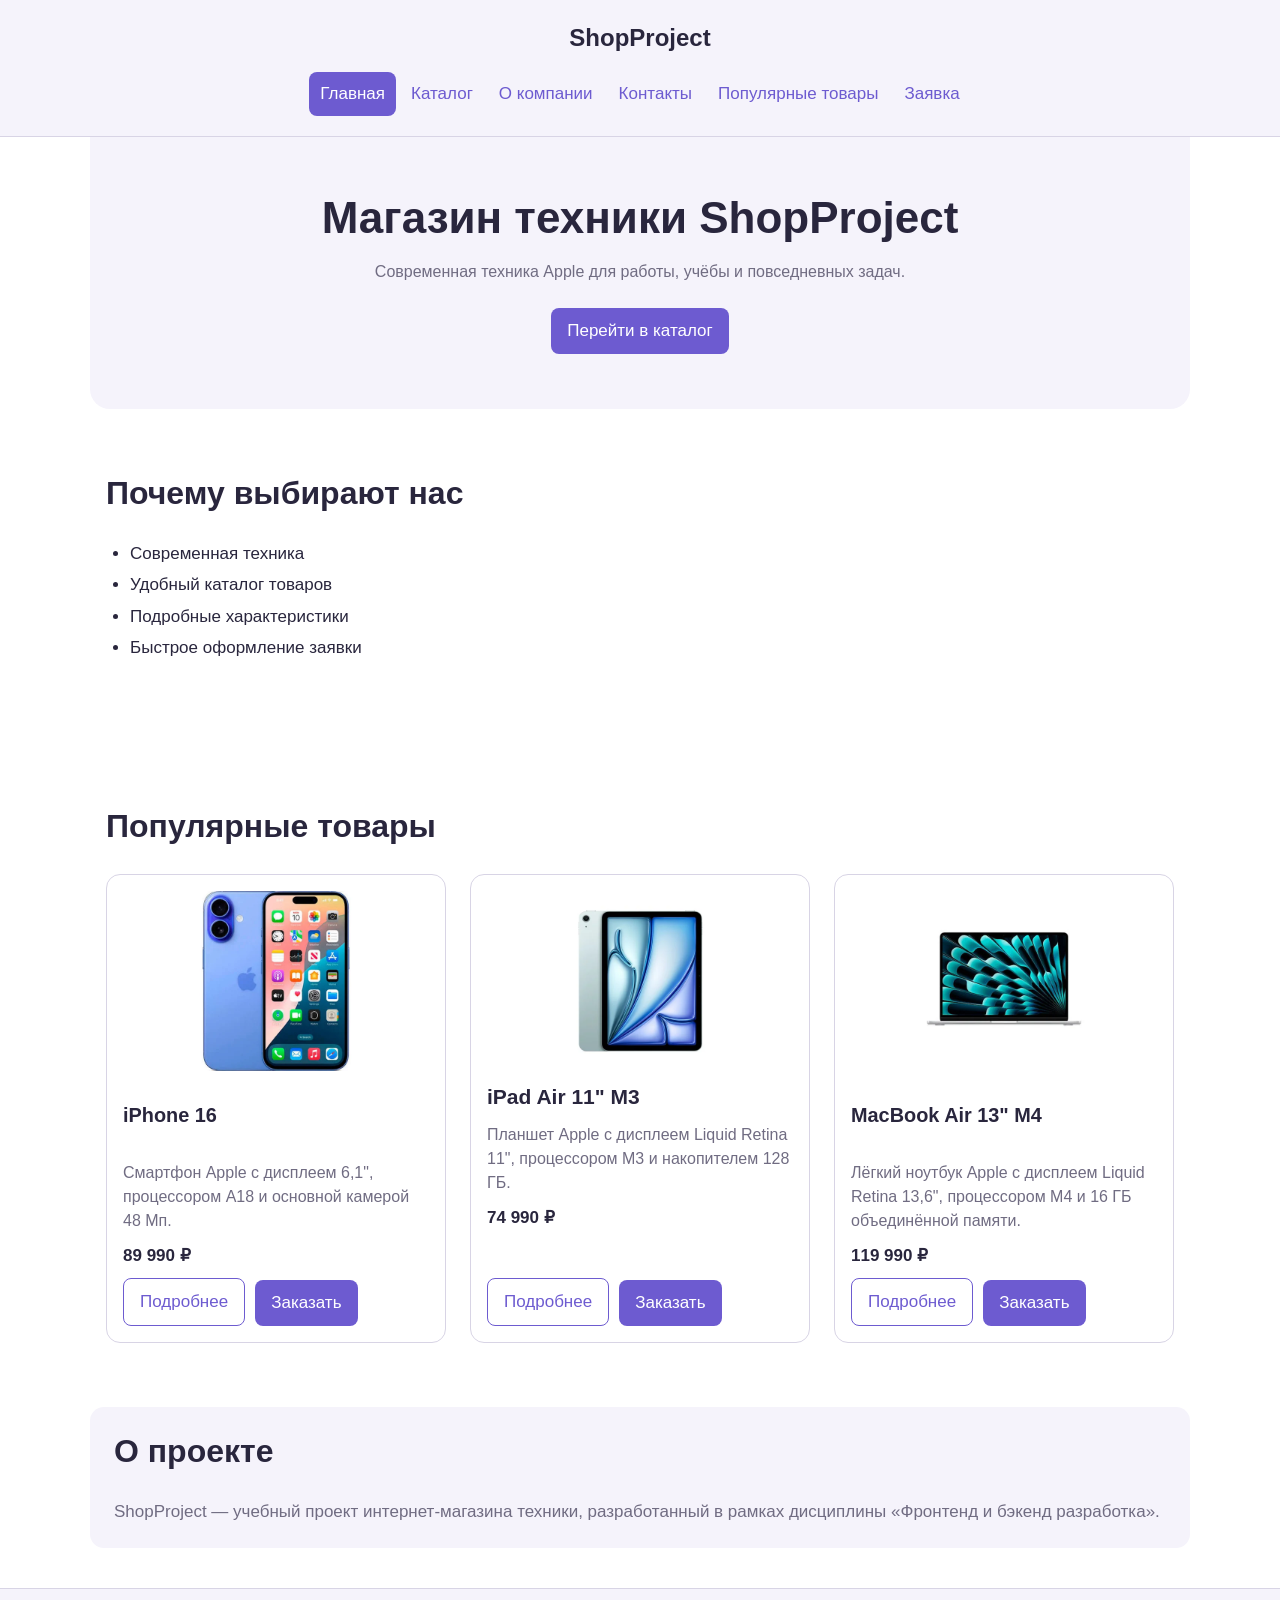
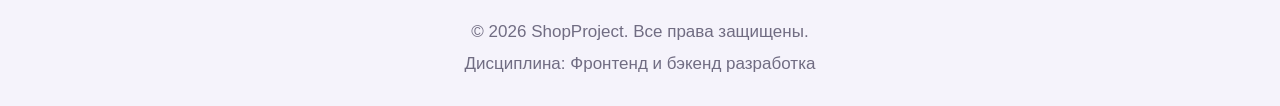
<file: index.html>
<!doctype html>

<html lang="ru">
  <head>
    <meta charset="utf-8" />
    <meta content="width=device-width, initial-scale=1.0" name="viewport" />
    <meta content="Интернет-магазин техники ShopProject." name="description" />
    <script src="js/menu.js" defer></script>
    <title>ShopProject — магазин техники</title>
    <link href="css/style.css" rel="stylesheet" />
    <script defer="" src="js/main.js"></script>
    <link href="css/responsive.css" rel="stylesheet" />
  </head>
  <body>
    <a class="skip-link" href="#main">Перейти к основному содержимому</a>
    <header class="site-header">
      <div class="site-header__inner">
        <a class="site-header__logo" href="index.html"> ShopProject </a>
        <button
          class="menu-toggle"
          type="button"
          aria-label="Открыть меню"
          aria-expanded="false"
          aria-controls="main-navigation"
        >
          <span class="menu-toggle__icon" aria-hidden="true">☰</span>
        </button>
        <nav
          aria-label="Основная навигация"
          class="site-nav"
          id="main-navigation"
          aria-label="Основная навигация"
        >
          <ul class="site-nav__list">
            <li class="site-nav__item">
              <a
                aria-current="page"
                class="site-nav__link site-nav__link--active"
                href="index.html"
              >
                Главная
              </a>
            </li>
            <li class="site-nav__item">
              <a class="site-nav__link" href="catalog.html"> Каталог </a>
            </li>
            <li class="site-nav__item">
              <a class="site-nav__link" href="about.html"> О компании </a>
            </li>
            <li class="site-nav__item">
              <a class="site-nav__link" href="contacts.html"> Контакты </a>
            </li>
            <li class="site-nav__item">
              <a class="site-nav__link" href="#popular"> Популярные товары </a>
            </li>
            <li class="site-nav__item">
              <a class="site-nav__link" href="order.html">Заявка</a>
            </li>
          </ul>
        </nav>
      </div>
    </header>
    <main id="main" tabindex="-1">
      <section class="hero">
        <h1 class="hero__title">Магазин техники ShopProject</h1>
        <p class="hero__text">
          Современная техника Apple для работы, учёбы и повседневных задач.
        </p>
        <a class="button button--primary" href="catalog.html">
          Перейти в каталог
        </a>
      </section>
      <section class="section">
        <h2 class="section__title">Почему выбирают нас</h2>
        <ul class="advantages-list">
          <li class="advantages-list__item">Современная техника</li>
          <li class="advantages-list__item">Удобный каталог товаров</li>
          <li class="advantages-list__item">Подробные характеристики</li>
          <li class="advantages-list__item">Быстрое оформление заявки</li>
        </ul>
      </section>
      <section class="section" id="popular">
        <h2 class="section__title">Популярные товары</h2>
        <div class="products-grid">
          <article class="product-card">
            <img
              class="product-card__image"
              src="images/iphone-480.webp"
              srcset="
                images/iphone-320.webp 320w,
                images/iphone-480.webp 480w,
                images/iphone-640.webp 640w
              "
              sizes="
    (max-width: 639px) 90vw,
    (max-width: 1023px) 45vw,
    30vw
  "
              alt="iPhone 16"
              loading="lazy"
            />
            <h3>iPhone 16</h3>
            <p class="product-card__description">
              Смартфон Apple с дисплеем 6,1", процессором A18 и основной камерой
              48 Мп.
            </p>
            <p class="product-card__price">89 990 ₽</p>
            <div class="product-card__actions">
              <a
                class="button button--secondary"
                href="product.html?id=iphone16"
              >
                Подробнее
              </a>
              <button
                class="button button--primary product-card__button"
                data-product="iPhone 16"
                type="button"
              >
                Заказать
              </button>
            </div>
          </article>
          <article class="product-card">
            <img
              class="product-card__image"
              src="images/ipad-480.webp"
              srcset="
                images/ipad-320.webp 320w,
                images/ipad-480.webp 480w,
                images/ipad-640.webp 640w
              "
              sizes="
    (max-width: 639px) 90vw,
    (max-width: 1023px) 45vw,
    30vw
  "
              alt="iPad Air 11 M3"
              loading="lazy"
            />
            <h3 class="product-card__title">iPad Air 11" M3</h3>
            <p class="product-card__description">
              Планшет Apple с дисплеем Liquid Retina 11", процессором M3 и
              накопителем 128 ГБ.
            </p>
            <p class="product-card__price">74 990 ₽</p>
            <div class="product-card__actions">
              <a
                class="button button--secondary"
                href="product.html?id=ipad-air-m3"
              >
                Подробнее
              </a>
              <button
                class="button button--primary product-card__button"
                data-product="iPad Air 11 M3"
                type="button"
              >
                Заказать
              </button>
            </div>
          </article>
          <article class="product-card">
            <img
              class="product-card__image"
              src="images/macbook-480.webp"
              srcset="
                images/macbook-320.webp 320w,
                images/macbook-480.webp 480w,
                images/macbook-640.webp 640w
              "
              sizes="
    (max-width: 639px) 90vw,
    (max-width: 1023px) 45vw,
    30vw
  "
              alt="MacBook Air 13 M4"
              loading="lazy"
            />
            <h3>MacBook Air 13" M4</h3>
            <p class="product-card__description">
              Лёгкий ноутбук Apple с дисплеем Liquid Retina 13,6", процессором
              M4 и 16 ГБ объединённой памяти.
            </p>
            <p class="product-card__price">119 990 ₽</p>
            <div class="product-card__actions">
              <a
                class="button button--secondary"
                href="product.html?id=macbook-air-m4"
              >
                Подробнее
              </a>
              <button
                class="button button--primary product-card__button"
                data-product="MacBook Air 13 M4"
                type="button"
              >
                Заказать
              </button>
            </div>
          </article>
        </div>
      </section>
      <aside class="student-info">
        <h2 class="student-info__title">О проекте</h2>
        <p class="student-info__text">
          ShopProject — учебный проект интернет-магазина техники, разработанный
          в рамках дисциплины «Фронтенд и бэкенд разработка».
        </p>
      </aside>
    </main>
    <footer class="site-footer">
      <div class="site-footer__inner">
        <p class="site-footer__text">© 2026 ShopProject. Все права защищены.</p>
        <p class="site-footer__text">
          Дисциплина: Фронтенд и бэкенд разработка
        </p>
      </div>
    </footer>
    <dialog
      aria-labelledby="order-dialog-title"
      class="order-dialog"
      id="order-dialog"
    >
      <h2 class="order-dialog__title" id="order-dialog-title">
        Оформление заявки
      </h2>
      <form
        action="#"
        class="order-form"
        id="order-form"
        method="post"
        novalidate=""
      >
        <input id="selected-product" name="selected-product" type="hidden" />
        <div class="order-form__field">
          <label class="order-form__label" for="order-name"> Имя </label>
          <input
            autocomplete="given-name"
            class="order-form__input"
            id="order-name"
            minlength="2"
            name="name"
            placeholder="Введите ваше имя"
            required=""
            type="text"
          />
        </div>
        <div class="order-form__field">
          <label class="order-form__label" for="order-email"> E-mail </label>
          <input
            autocomplete="email"
            class="order-form__input"
            id="order-email"
            name="email"
            placeholder="example@mail.ru"
            required=""
            type="email"
          />
        </div>
        <div class="order-form__field">
          <label class="order-form__label" for="order-phone"> </label>
        </div>
      </form>
    </dialog>
  </body>
</html>
</file>
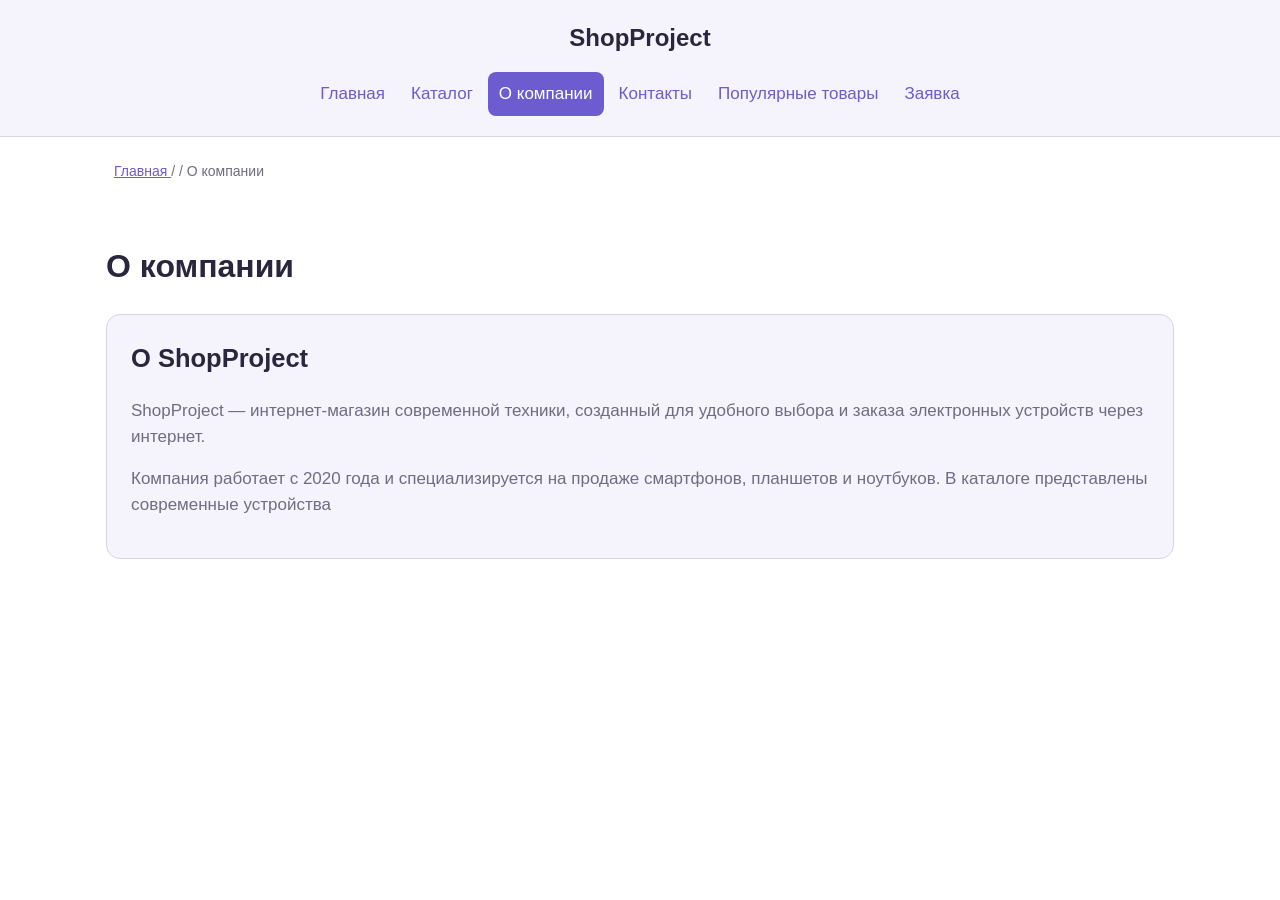
<file: about.html>
<!doctype html>

<html lang="ru">
  <head>
    <meta charset="utf-8" />
    <meta content="width=device-width, initial-scale=1.0" name="viewport" />
    <meta content="Информация о компании ShopProject." name="description" />
    <script src="js/menu.js" defer></script>
    <title>О компании — ShopProject</title>
    <link href="css/style.css" rel="stylesheet" />
    <link href="css/responsive.css" rel="stylesheet" />
  </head>
  <body>
    <a class="skip-link" href="#main">Перейти к основному содержимому</a>
    <header class="site-header">
      <div class="site-header__inner">
        <a class="site-header__logo" href="index.html"> ShopProject </a>
        <button
          class="menu-toggle"
          type="button"
          aria-label="Открыть меню"
          aria-expanded="false"
          aria-controls="main-navigation"
        >
          <span class="menu-toggle__icon" aria-hidden="true">☰</span>
        </button>
        <nav
          aria-label="Основная навигация"
          class="site-nav"
          id="main-navigation"
          aria-label="Основная навигация"
        >
          <ul class="site-nav__list">
            <li class="site-nav__item">
              <a class="site-nav__link" href="index.html"> Главная </a>
            </li>
            <li class="site-nav__item">
              <a class="site-nav__link" href="catalog.html"> Каталог </a>
            </li>
            <li class="site-nav__item">
              <a
                aria-current="page"
                class="site-nav__link site-nav__link--active"
                href="about.html"
              >
                О компании
              </a>
            </li>
            <li class="site-nav__item">
              <a class="site-nav__link" href="contacts.html"> Контакты </a>
            </li>
            <li class="site-nav__item">
              <a class="site-nav__link" href="index.html#popular">
                Популярные товары
              </a>
            </li>
            <li class="site-nav__item">
              <a class="site-nav__link" href="order.html">Заявка</a>
            </li>
          </ul>
        </nav>
      </div>
    </header>
    <main id="main" tabindex="-1">
      <nav aria-label="Хлебные крошки" class="breadcrumbs">
        <a class="breadcrumbs__link" href="index.html"> Главная </a>
        <span class="breadcrumbs__separator"> / </span>
        <span class="breadcrumbs__current"> О компании </span>
      </nav>
      <section class="section about">
        <h1 class="about__title">О компании</h1>
        <div class="about__grid">
          <article class="about-card">
            <h2 class="about-card__title">О ShopProject</h2>
            <p class="about-card__text">
              ShopProject — интернет-магазин современной техники, созданный для
              удобного выбора и заказа электронных устройств через интернет.
            </p>
            <p class="about-card__text">
              Компания работает с 2020 года и специализируется на продаже
              смартфонов, планшетов и ноутбуков. В каталоге представлены
              современные устройства
            </p>
          </article>
        </div>
      </section>
    </main>
  </body>
</html>
</file>
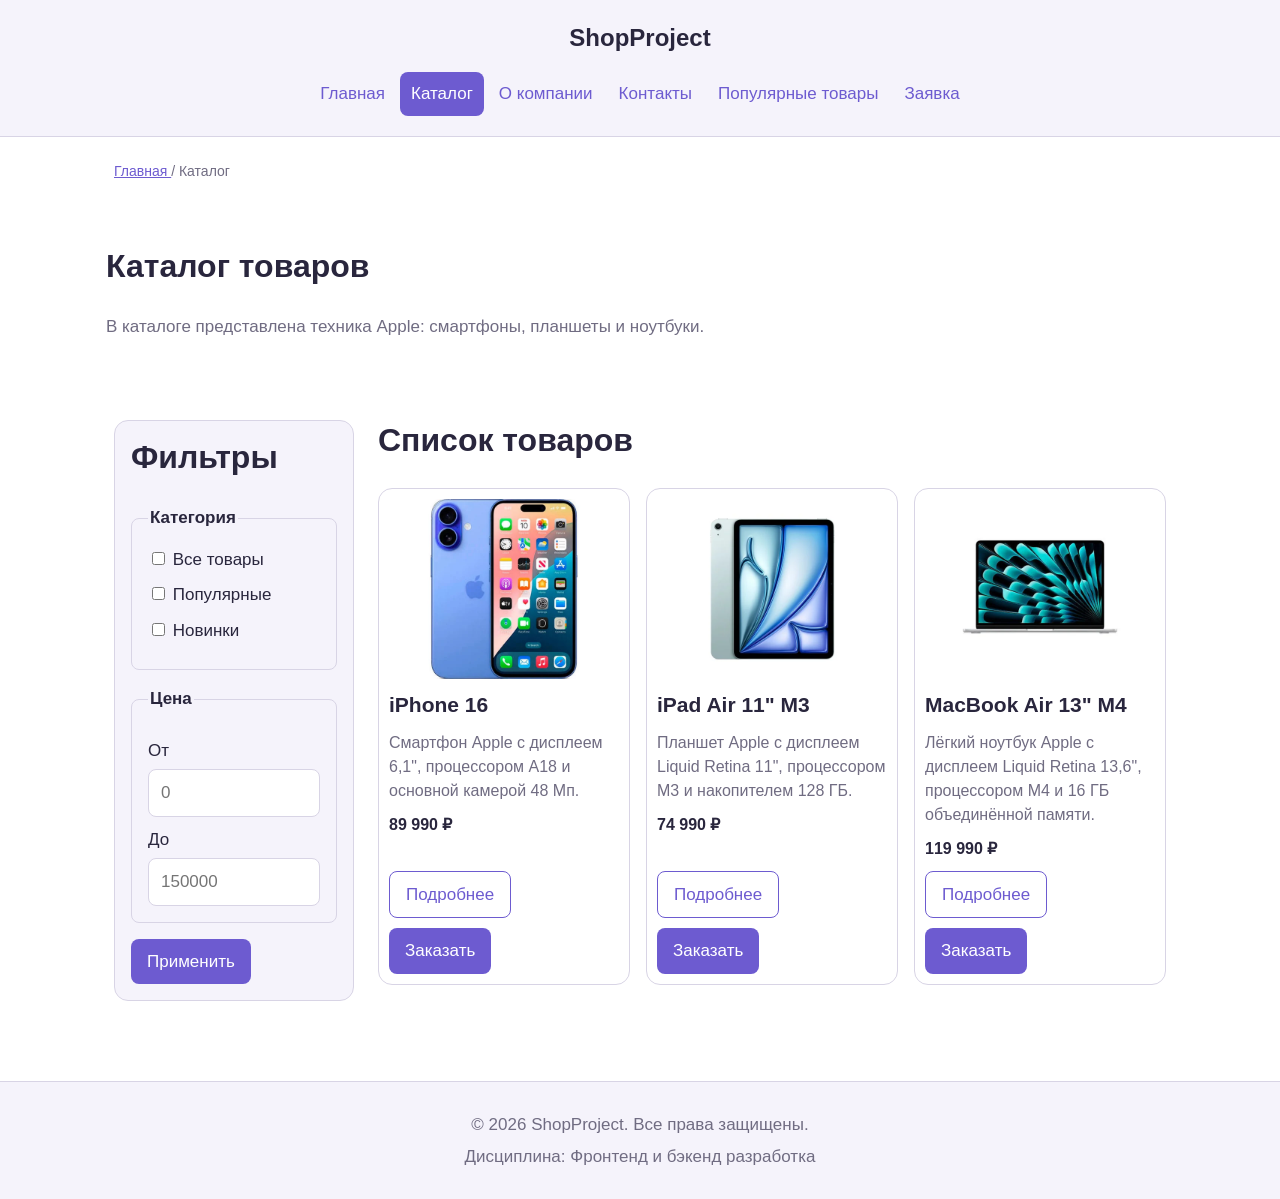
<file: catalog.html>
<!doctype html>

<html lang="ru">
  <head>
    <meta charset="utf-8" />
    <meta content="width=device-width, initial-scale=1.0" name="viewport" />
    <meta
      content="Каталог техники интернет-магазина ShopProject."
      name="description"
    />
    <script src="js/menu.js" defer></script>
    <title>Каталог — ShopProject</title>
    <link href="css/style.css" rel="stylesheet" />
    <script defer="" src="js/main.js"></script>
    <link href="css/responsive.css" rel="stylesheet" />
  </head>
  <body>
    <a class="skip-link" href="#main">Перейти к основному содержимому</a>
    <header class="site-header">
      <div class="site-header__inner">
        <a class="site-header__logo" href="index.html"> ShopProject </a>
        <button
          class="menu-toggle"
          type="button"
          aria-label="Открыть меню"
          aria-expanded="false"
          aria-controls="main-navigation"
        >
          <span class="menu-toggle__icon" aria-hidden="true">☰</span>
        </button>
        <nav
          aria-label="Основная навигация"
          class="site-nav"
          id="main-navigation"
          aria-label="Основная навигация"
        >
          <ul class="site-nav__list">
            <li class="site-nav__item">
              <a class="site-nav__link" href="index.html"> Главная </a>
            </li>
            <li class="site-nav__item">
              <a
                aria-current="page"
                class="site-nav__link site-nav__link--active"
                href="catalog.html"
              >
                Каталог
              </a>
            </li>
            <li class="site-nav__item">
              <a class="site-nav__link" href="about.html"> О компании </a>
            </li>
            <li class="site-nav__item">
              <a class="site-nav__link" href="contacts.html"> Контакты </a>
            </li>
            <li class="site-nav__item">
              <a class="site-nav__link" href="index.html#popular">
                Популярные товары
              </a>
            </li>
            <li class="site-nav__item">
              <a class="site-nav__link" href="order.html">Заявка</a>
            </li>
          </ul>
        </nav>
      </div>
    </header>
    <main id="main" tabindex="-1">
      <nav aria-label="Хлебные крошки" class="breadcrumbs">
        <a class="breadcrumbs__link" href="index.html"> Главная </a>
        <span class="breadcrumbs__current"> Каталог </span>
      </nav>
      <section class="section">
        <h1 class="section__title">Каталог товаров</h1>
        <p class="section__text">
          В каталоге представлена техника Apple: смартфоны, планшеты и ноутбуки.
        </p>
      </section>
      <section class="catalog-layout">
        <aside class="catalog-filters">
          <h2 class="catalog-filters__title">Фильтры</h2>
          <form action="#" class="catalog-filters__form" method="get">
            <fieldset class="catalog-filters__group">
              <legend class="catalog-filters__legend">Категория</legend>
              <label class="catalog-filters__option">
                <input
                  class="catalog-filters__checkbox"
                  name="category"
                  type="checkbox"
                  value="all"
                />

                Все товары
              </label>
              <label class="catalog-filters__option">
                <input
                  class="catalog-filters__checkbox"
                  name="category"
                  type="checkbox"
                  value="popular"
                />

                Популярные
              </label>
              <label class="catalog-filters__option">
                <input
                  class="catalog-filters__checkbox"
                  name="category"
                  type="checkbox"
                  value="new"
                />

                Новинки
              </label>
            </fieldset>
            <fieldset class="catalog-filters__group">
              <legend class="catalog-filters__legend">Цена</legend>
              <label class="catalog-filters__label" for="price-from">
                От
              </label>
              <input
                class="catalog-filters__input"
                id="price-from"
                min="0"
                name="price-from"
                placeholder="0"
                type="number"
              />
              <label class="catalog-filters__label" for="price-to"> До </label>
              <input
                class="catalog-filters__input"
                id="price-to"
                min="0"
                name="price-to"
                placeholder="150000"
                type="number"
              />
            </fieldset>
            <button class="button button--primary" type="submit">
              Применить
            </button>
          </form>
        </aside>
        <section class="catalog-products">
          <h2 class="catalog-products__title">Список товаров</h2>
          <div class="products-grid">
            <article class="product-card">
              <img
                class="product-card__image"
                src="images/iphone-480.webp"
                srcset="
                  images/iphone-320.webp 320w,
                  images/iphone-480.webp 480w,
                  images/iphone-640.webp 640w
                "
                sizes="
    (max-width: 639px) 90vw,
    (max-width: 1023px) 45vw,
    30vw
  "
                alt="iPhone 16"
                loading="lazy"
              />
              <h3 class="product-card__title">iPhone 16</h3>
              <p class="product-card__description">
                Смартфон Apple с дисплеем 6,1", процессором A18 и основной
                камерой 48 Мп.
              </p>
              <p class="product-card__price">89 990 ₽</p>
              <div class="product-card__actions">
                <a
                  class="button button--secondary"
                  href="product.html?id=iphone16"
                >
                  Подробнее
                </a>
                <button
                  class="button button--primary product-card__button"
                  data-product="iPhone 16"
                  type="button"
                >
                  Заказать
                </button>
              </div>
            </article>
            <article class="product-card">
              <img
                class="product-card__image"
                src="images/ipad-480.webp"
                srcset="
                  images/ipad-320.webp 320w,
                  images/ipad-480.webp 480w,
                  images/ipad-640.webp 640w
                "
                sizes="
    (max-width: 639px) 90vw,
    (max-width: 1023px) 45vw,
    30vw
  "
                alt="iPad Air 11 M3"
                loading="lazy"
              />
              <h3 class="product-card__title">iPad Air 11" M3</h3>
              <p class="product-card__description">
                Планшет Apple с дисплеем Liquid Retina 11", процессором M3 и
                накопителем 128 ГБ.
              </p>
              <p class="product-card__price">74 990 ₽</p>
              <div class="product-card__actions">
                <a
                  class="button button--secondary"
                  href="product.html?id=ipad-air-m3"
                >
                  Подробнее
                </a>
                <button
                  class="button button--primary product-card__button"
                  data-product="iPad Air 11 M3"
                  type="button"
                >
                  Заказать
                </button>
              </div>
            </article>
            <article class="product-card">
              <img
                class="product-card__image"
                src="images/macbook-480.webp"
                srcset="
                  images/macbook-320.webp 320w,
                  images/macbook-480.webp 480w,
                  images/macbook-640.webp 640w
                "
                sizes="
    (max-width: 639px) 90vw,
    (max-width: 1023px) 45vw,
    30vw
  "
                alt="MacBook Air 13 M4"
                loading="lazy"
              />
              <h3 class="product-card__title">MacBook Air 13" M4</h3>
              <p class="product-card__description">
                Лёгкий ноутбук Apple с дисплеем Liquid Retina 13,6", процессором
                M4 и 16 ГБ объединённой памяти.
              </p>
              <p class="product-card__price">119 990 ₽</p>
              <div class="product-card__actions">
                <a
                  class="button button--secondary"
                  href="product.html?id=macbook-air-m4"
                >
                  Подробнее
                </a>
                <button
                  class="button button--primary product-card__button"
                  data-product="MacBook Air 13 M4"
                  type="button"
                >
                  Заказать
                </button>
              </div>
            </article>
          </div>
        </section>
      </section>
    </main>
    <footer class="site-footer">
      <div class="site-footer__inner">
        <p class="site-footer__text">© 2026 ShopProject. Все права защищены.</p>
        <p class="site-footer__text">
          Дисциплина: Фронтенд и бэкенд разработка
        </p>
      </div>
    </footer>
    <dialog
      aria-labelledby="order-dialog-title"
      class="order-dialog"
      id="order-dialog"
    >
      <h2 class="order-dialog__title" id="order-dialog-title">
        Оформление заявки
      </h2>
      <form
        action="#"
        class="order-form"
        id="order-form"
        method="post"
        novalidate=""
      >
        <input id="selected-product" name="selected-product" type="hidden" />
        <div class="order-form__field">
          <label class="order-form__label" for="order-name"> Имя </label>
          <input
            autocomplete="given-name"
            class="order-form__input"
            id="order-name"
            minlength="2"
            name="name"
            placeholder="Введите ваше имя"
            required=""
            type="text"
          />
        </div>
        <div class="order-form__field">
          <label class="order-form__label" for="order-email"> E-mail </label>
          <input
            autocomplete="email"
            class="order-form__input"
            id="order-email"
            name="email"
            placeholder="example@mail.ru"
            required=""
            type="email"
          />
        </div>
        <div class="order-form__field">
          <label class="order-form__label" for="order-phone"> Телефон </label>
          <input
            class="order-form__input"
            id="order-phone"
            inputmode="tel"
            name="phone"
            pattern="^\+7 \(\d{3}\) \d{3}-\d{2}-\d{2}$"
            placeholder="+7 (900) 000-00-00"
            required=""
            type="tel"
          />
          <small class="order-form__hint"> Формат: +7 (900) 000-00-00 </small>
        </div>
        <div class="order-form__field">
          <label class="order-form__label" for="order-date"> Дата связи </label>
          <input
            class="order-form__input"
            id="order-date"
            name="date"
            type="date"
          />
        </div>
        <div class="order-form__field">
          <label class="order-form__label" for="order-topic">
            Тема заявки
          </label>
          <select
            class="order-form__select"
            id="order-topic"
            name="topic"
            required=""
          >
            <option value="">Выберите тему</option>
            <option value="product">Заказ товара</option>
            <option value="consultation">Консультация</option>
            <option value="delivery">Доставка</option>
          </select>
        </div>
        <div class="order-form__field">
          <label class="order-form__label" for="order-comment">
            Комментарий
          </label>
          <textarea
            class="order-form__textarea"
            id="order-comment"
            name="comment"
            placeholder="Укажите дополнительную информацию"
            rows="4"
          ></textarea>
        </div>
        <div class="order-form__field order-form__field--checkbox">
          <label class="order-form__checkbox-label">
            <input
              class="order-form__checkbox"
              id="order-agreement"
              name="agreement"
              required=""
              type="checkbox"
            />

            Я согласен на обработку данных
          </label>
        </div>
        <div class="order-form__actions">
          <button
            class="button button--secondary"
            id="close-order-dialog"
            type="button"
          >
            Закрыть
          </button>
          <button class="button button--primary" type="submit">
            Отправить заявку
          </button>
        </div>
      </form>
    </dialog>
    <p class="success-message" hidden="" id="success-message">
      Форма успешно отправлена!
    </p>
  </body>
</html>
</file>
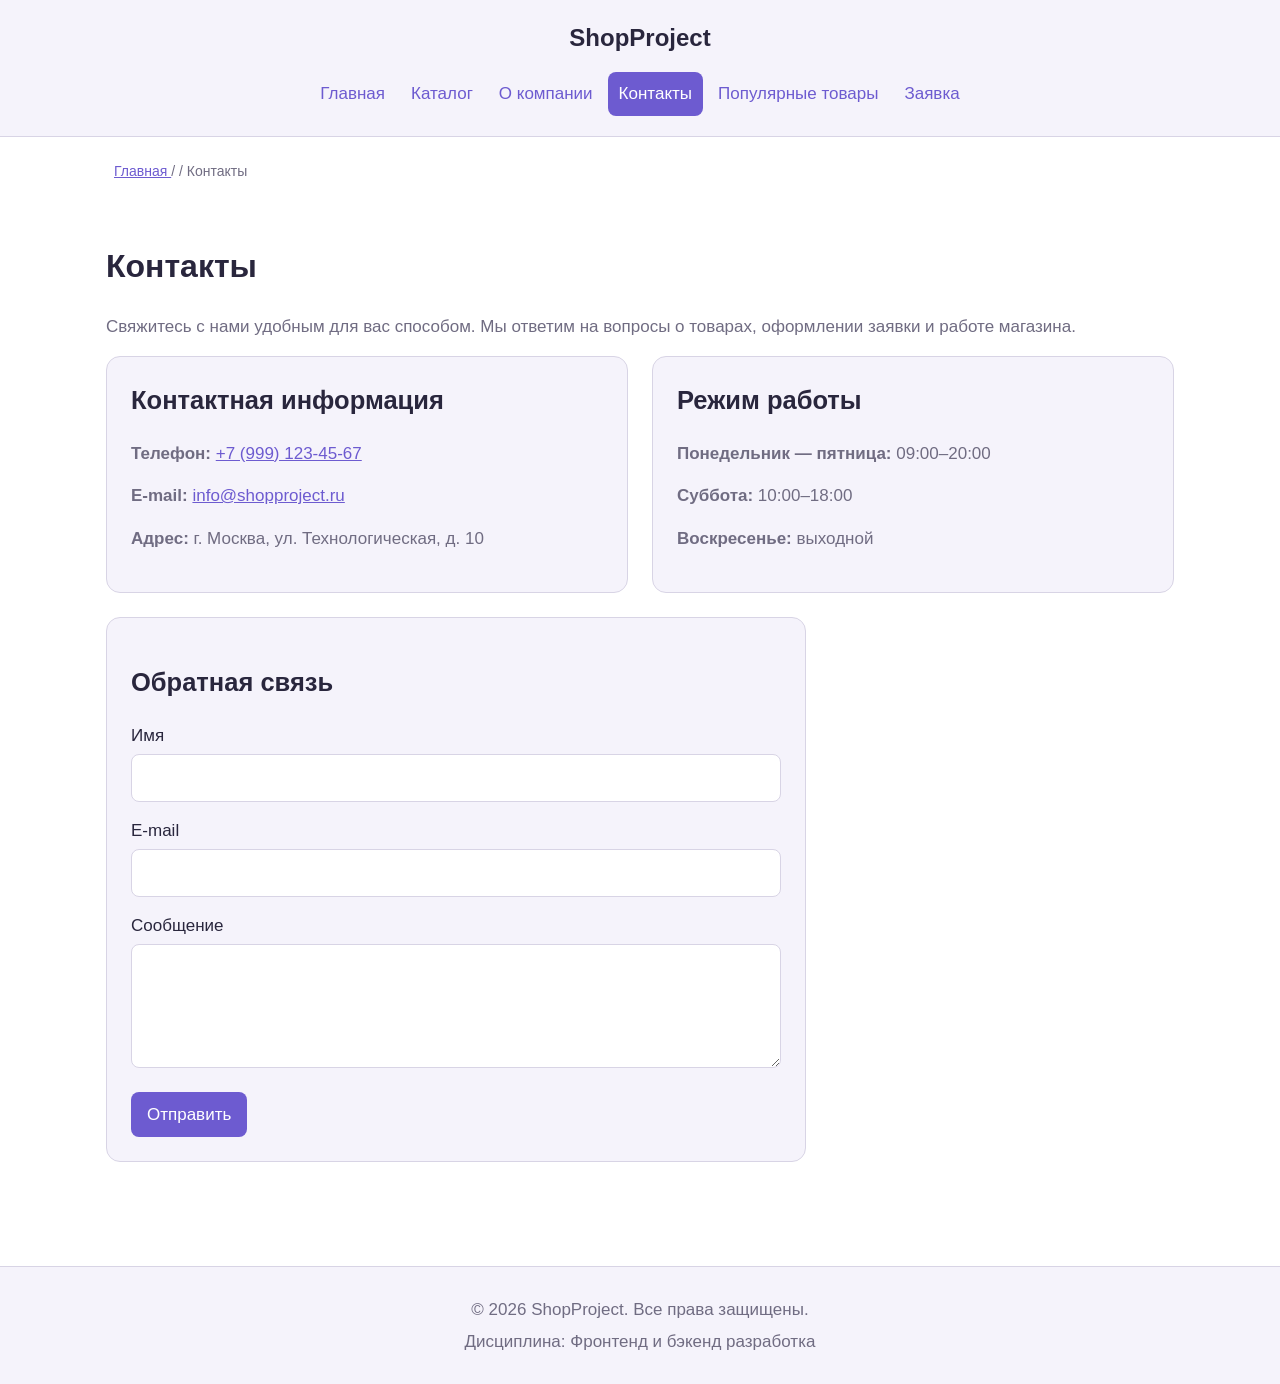
<file: contacts.html>
<!doctype html>

<html lang="ru">
  <head>
    <meta charset="utf-8" />
    <meta content="width=device-width, initial-scale=1.0" name="viewport" />
    <meta
      content="Контактная информация интернет-магазина ShopProject."
      name="description"
    />
    <script src="js/menu.js" defer></script>
    <title>Контакты — ShopProject</title>
    <link href="css/style.css" rel="stylesheet" />
    <link href="css/responsive.css" rel="stylesheet" />
    <script defer="" src="js/contact.js"></script>
  </head>
  <body>
    <a class="skip-link" href="#main">Перейти к основному содержимому</a>
    <header class="site-header">
      <div class="site-header__inner">
        <a class="site-header__logo" href="index.html"> ShopProject </a>
        <button
          class="menu-toggle"
          type="button"
          aria-label="Открыть меню"
          aria-expanded="false"
          aria-controls="main-navigation"
        >
          <span class="menu-toggle__icon" aria-hidden="true">☰</span>
        </button>
        <nav
          aria-label="Основная навигация"
          class="site-nav"
          id="main-navigation"
          aria-label="Основная навигация"
        >
          <ul class="site-nav__list">
            <li class="site-nav__item">
              <a class="site-nav__link" href="index.html"> Главная </a>
            </li>
            <li class="site-nav__item">
              <a class="site-nav__link" href="catalog.html"> Каталог </a>
            </li>
            <li class="site-nav__item">
              <a class="site-nav__link" href="about.html"> О компании </a>
            </li>
            <li class="site-nav__item">
              <a
                aria-current="page"
                class="site-nav__link site-nav__link--active"
                href="contacts.html"
              >
                Контакты
              </a>
            </li>
            <li class="site-nav__item">
              <a class="site-nav__link" href="index.html#popular">
                Популярные товары
              </a>
            </li>
            <li class="site-nav__item">
              <a class="site-nav__link" href="order.html">Заявка</a>
            </li>
          </ul>
        </nav>
      </div>
    </header>
    <main id="main" tabindex="-1">
      <nav aria-label="Хлебные крошки" class="breadcrumbs">
        <a class="breadcrumbs__link" href="index.html"> Главная </a>
        <span class="breadcrumbs__separator"> / </span>
        <span class="breadcrumbs__current"> Контакты </span>
      </nav>
      <section class="section contacts">
        <h1 class="section__title">Контакты</h1>
        <p class="section__text">
          Свяжитесь с нами удобным для вас способом. Мы ответим на вопросы о
          товарах, оформлении заявки и работе магазина.
        </p>
        <div class="contacts__grid">
          <article class="contact-card">
            <h2 class="contact-card__title">Контактная информация</h2>
            <address class="contact-card__address">
              <p class="contact-card__text">
                <strong>Телефон:</strong>
                <a class="contact-card__link" href="tel:+79991234567">
                  +7 (999) 123-45-67
                </a>
              </p>
              <p class="contact-card__text">
                <strong>E-mail:</strong>
                <a class="contact-card__link" href="mailto:info@shopproject.ru">
                  info@shopproject.ru
                </a>
              </p>
              <p class="contact-card__text">
                <strong>Адрес:</strong>
                г. Москва, ул. Технологическая, д. 10
              </p>
            </address>
          </article>
          <article class="contact-card">
            <h2 class="contact-card__title">Режим работы</h2>
            <p class="contact-card__text">
              <strong>Понедельник — пятница:</strong>
              09:00–20:00
            </p>
            <p class="contact-card__text">
              <strong>Суббота:</strong>
              10:00–18:00
            </p>
            <p class="contact-card__text">
              <strong>Воскресенье:</strong>
              выходной
            </p>
          </article>
        </div>
        <section class="contact-card contact-form">
          <h2>Обратная связь</h2>
          <form class="order-form" id="contact-form">
            <div class="order-form__field">
              <label class="order-form__label" for="contact-name">Имя</label
              ><input
                class="order-form__input"
                id="contact-name"
                name="name"
                required=""
              />
            </div>
            <div class="order-form__field">
              <label class="order-form__label" for="contact-email">E-mail</label
              ><input
                class="order-form__input"
                id="contact-email"
                name="email"
                required=""
                type="email"
              />
            </div>
            <div class="order-form__field">
              <label class="order-form__label" for="contact-message"
                >Сообщение</label
              ><textarea
                class="order-form__textarea"
                id="contact-message"
                name="message"
                required=""
                rows="4"
              ></textarea>
            </div>
            <button class="button button--primary" type="submit">
              Отправить
            </button>
            <p class="form-status" hidden="" role="status">
              Сообщение принято (демонстрация).
            </p>
          </form>
        </section>
      </section>
    </main>
    <footer class="site-footer">
      <div class="site-footer__inner">
        <p class="site-footer__text">© 2026 ShopProject. Все права защищены.</p>
        <p class="site-footer__text">
          Дисциплина: Фронтенд и бэкенд разработка
        </p>
      </div>
    </footer>
  </body>
</html>
</file>
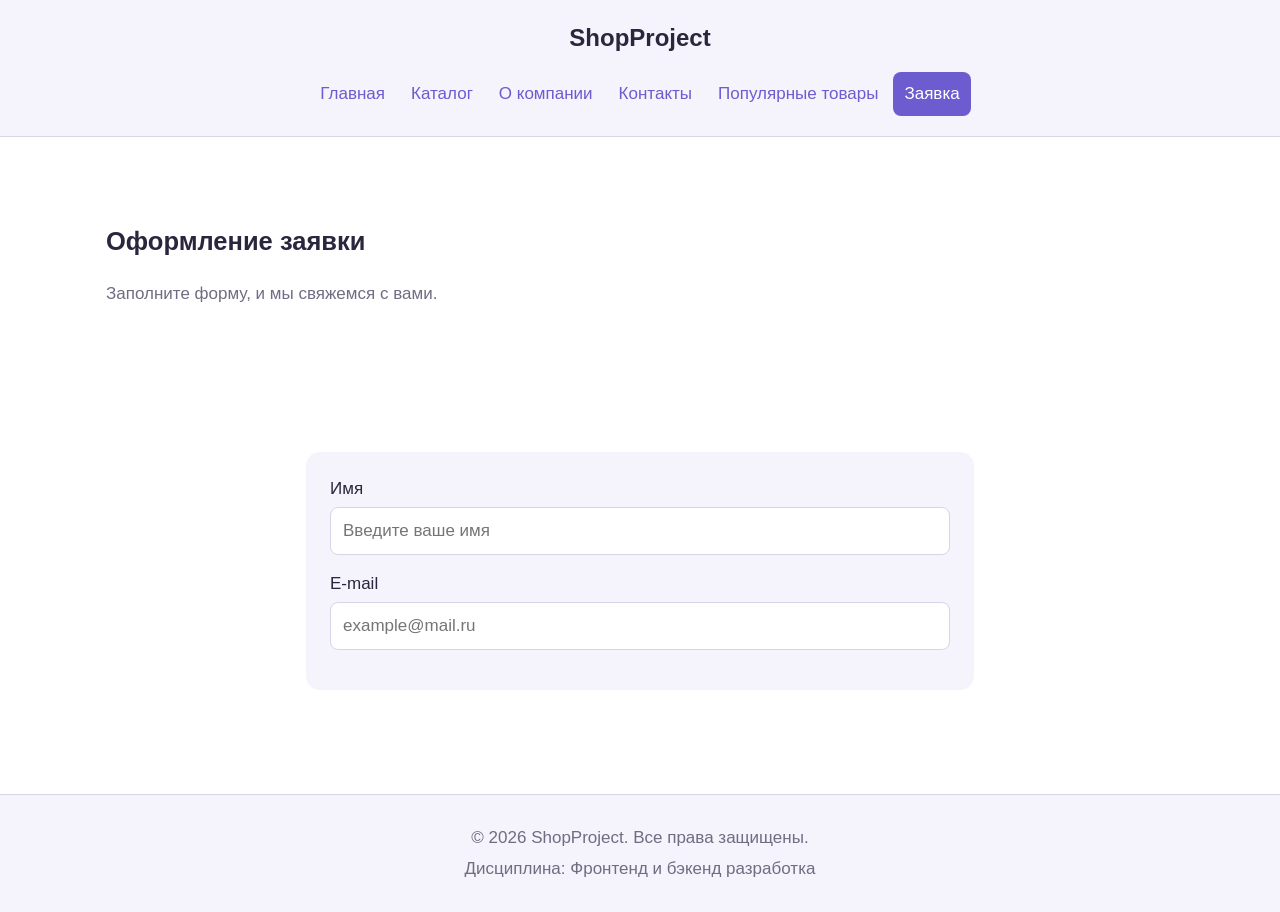
<file: order.html>
<!doctype html>

<html lang="ru">
  <head>
    <meta charset="utf-8" />
    <meta content="width=device-width, initial-scale=1.0" name="viewport" />
    <meta content="Интернет-магазин техники ShopProject." name="description" />
    <script src="js/menu.js" defer></script>
    <title>Заявка — ShopProject</title>
    <link href="css/style.css" rel="stylesheet" />

    <link href="css/responsive.css" rel="stylesheet" />
    <script defer="" src="js/order.js"></script>
  </head>
  <body>
    <a class="skip-link" href="#main">Перейти к основному содержимому</a>
    <header class="site-header">
      <div class="site-header__inner">
        <a class="site-header__logo" href="index.html"> ShopProject </a>
        <button
          class="menu-toggle"
          type="button"
          aria-label="Открыть меню"
          aria-expanded="false"
          aria-controls="main-navigation"
        >
          <span class="menu-toggle__icon" aria-hidden="true">☰</span>
        </button>
        <nav
          aria-label="Основная навигация"
          class="site-nav"
          id="main-navigation"
          aria-label="Основная навигация"
        >
          <ul class="site-nav__list">
            <li class="site-nav__item">
              <a class="site-nav__link" href="index.html"> Главная </a>
            </li>
            <li class="site-nav__item">
              <a class="site-nav__link" href="catalog.html"> Каталог </a>
            </li>
            <li class="site-nav__item">
              <a class="site-nav__link" href="about.html"> О компании </a>
            </li>
            <li class="site-nav__item">
              <a class="site-nav__link" href="contacts.html"> Контакты </a>
            </li>
            <li class="site-nav__item">
              <a class="site-nav__link" href="#popular"> Популярные товары </a>
            </li>
            <li class="site-nav__item">
              <a
                aria-current="page"
                class="site-nav__link site-nav__link--active"
                href="order.html"
                >Заявка</a
              >
            </li>
          </ul>
        </nav>
      </div>
    </header>
    <main id="main" tabindex="-1">
      <section class="section">
        <h1>Оформление заявки</h1>
        <p class="section__text">Заполните форму, и мы свяжемся с вами.</p>
      </section>
      <section class="section order-page">
        <form action="#" class="order-form" id="order-page-form" method="post">
          <div class="order-form__field">
            <label class="order-form__label" for="order-name"> Имя </label>
            <input
              autocomplete="given-name"
              class="order-form__input"
              id="order-name"
              minlength="2"
              name="name"
              placeholder="Введите ваше имя"
              required=""
              type="text"
            />
          </div>
          <div class="order-form__field">
            <label class="order-form__label" for="order-email"> E-mail </label>
            <input
              autocomplete="email"
              class="order-form__input"
              id="order-email"
              name="email"
              placeholder="example@mail.ru"
              required=""
              type="email"
            />
          </div>
          <div class="order-form__field">
            <label class="order-form__label" for="order-phone"> </label>
          </div>
        </form>
        <p class="form-status" hidden="" id="order-page-status" role="status">
          Заявка принята (демонстрация).
        </p>
      </section>
    </main>
    <footer class="site-footer">
      <div class="site-footer__inner">
        <p class="site-footer__text">© 2026 ShopProject. Все права защищены.</p>
        <p class="site-footer__text">
          Дисциплина: Фронтенд и бэкенд разработка
        </p>
      </div>
    </footer>
  </body>
</html>
</file>
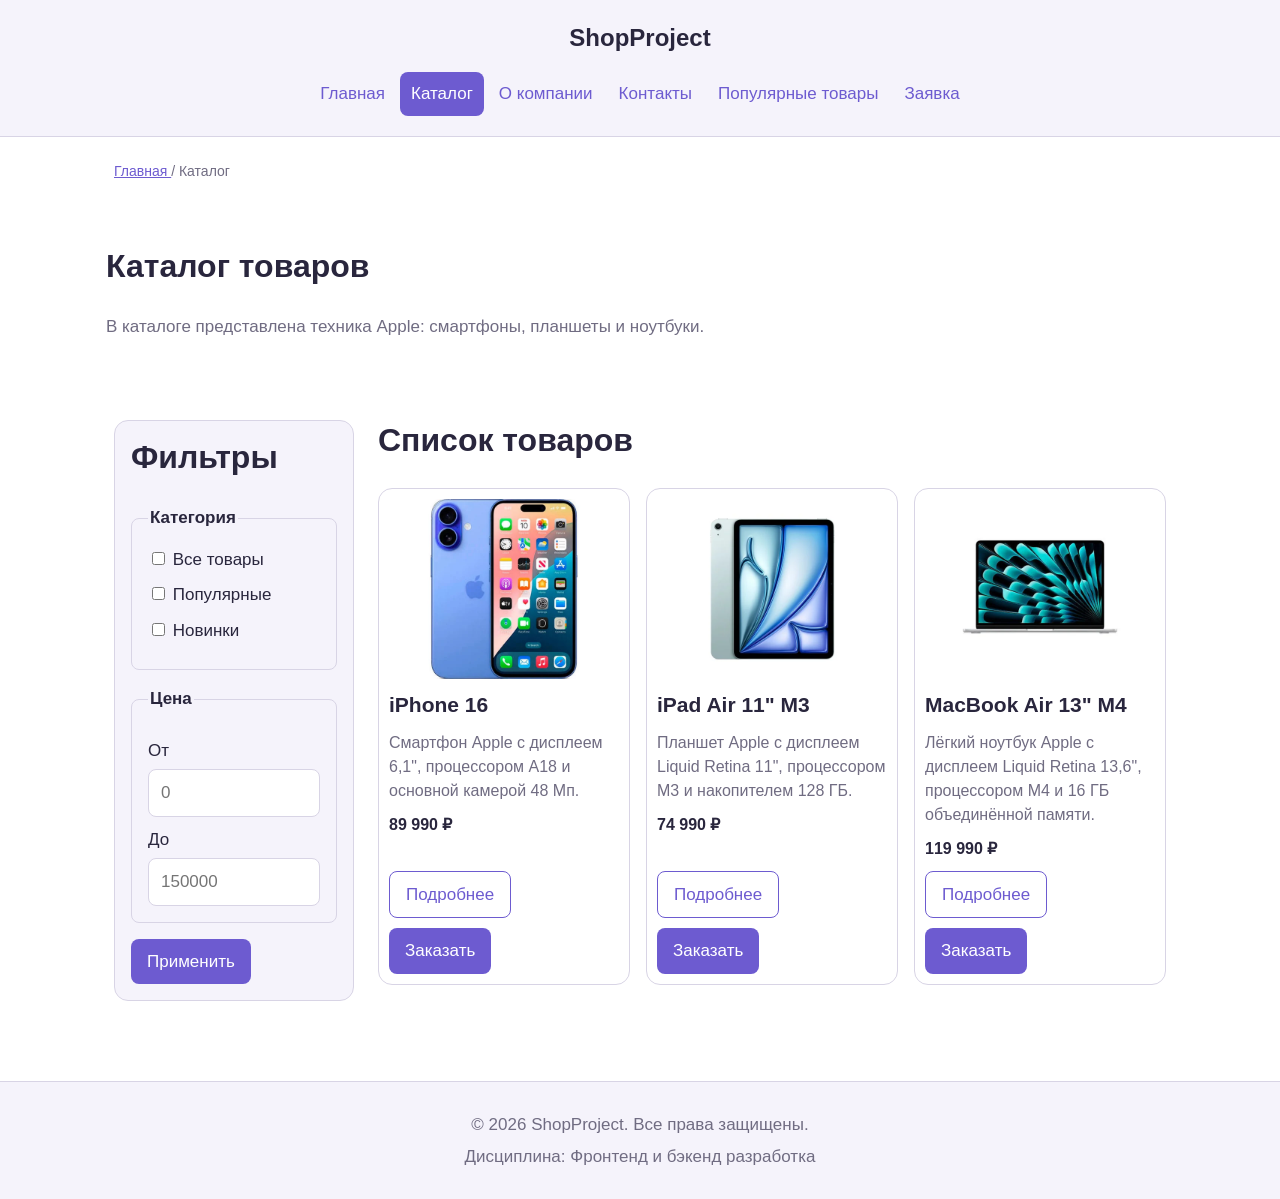
<file: product.html>
<!doctype html>

<html lang="ru">
  <head>
    <meta charset="utf-8" />
    <meta content="width=device-width, initial-scale=1.0" name="viewport" />
    <meta
      content="Подробная информация о товаре интернет-магазина ShopProject."
      name="description"
    />
    <script src="js/menu.js" defer></script>
    <title>Товар — ShopProject</title>
    <link href="css/style.css" rel="stylesheet" />
    <script defer="" src="js/main.js"></script>
    <script defer="" src="js/product.js"></script>
    <link href="css/responsive.css" rel="stylesheet" />
  </head>
  <body>
    <a class="skip-link" href="#main">Перейти к основному содержимому</a>
    <header class="site-header">
      <div class="site-header__inner">
        <a class="site-header__logo" href="index.html"> ShopProject </a>
        <button
          class="menu-toggle"
          type="button"
          aria-label="Открыть меню"
          aria-expanded="false"
          aria-controls="main-navigation"
        >
          <span class="menu-toggle__icon" aria-hidden="true">☰</span>
        </button>
        <nav
          aria-label="Основная навигация"
          class="site-nav"
          id="main-navigation"
          aria-label="Основная навигация"
        >
          <ul class="site-nav__list">
            <li class="site-nav__item">
              <a class="site-nav__link" href="index.html"> Главная </a>
            </li>
            <li class="site-nav__item">
              <a class="site-nav__link" href="catalog.html"> Каталог </a>
            </li>
            <li class="site-nav__item">
              <a class="site-nav__link" href="about.html"> О компании </a>
            </li>
            <li class="site-nav__item">
              <a class="site-nav__link" href="contacts.html"> Контакты </a>
            </li>
            <li class="site-nav__item">
              <a class="site-nav__link" href="index.html#popular">
                Популярные товары
              </a>
            </li>
            <li class="site-nav__item">
              <a class="site-nav__link" href="order.html">Заявка</a>
            </li>
          </ul>
        </nav>
      </div>
    </header>
    <main id="main" tabindex="-1">
      <nav aria-label="Хлебные крошки" class="breadcrumbs">
        <a class="breadcrumbs__link" href="index.html"> Главная </a>
        <span class="breadcrumbs__separator"> / </span>
        <a class="breadcrumbs__link" href="catalog.html"> Каталог </a>
        <span class="breadcrumbs__separator"> / </span>
        <span class="breadcrumbs__current" id="product-breadcrumb">
          Товар
        </span>
      </nav>
      <section class="product-details">
        <div class="product-details__image">
          <img
            alt="Изображение товара"
            class="product-details__img"
            height="360"
            id="product-image"
            loading="lazy"
            src=""
            width="480"
          />
        </div>
        <div class="product-details__content">
          <h1 class="product-details__title" id="product-title">Товар</h1>
          <p class="product-details__description" id="product-description">
            Описание товара
          </p>
          <p class="product-details__price" id="product-price"></p>
          <div class="product-details__actions">
            <button
              class="button button--primary product-card__button"
              data-product=""
              id="product-order-button"
              type="button"
            >
              Заказать
            </button>
            <a class="button button--secondary" href="catalog.html">
              Вернуться в каталог
            </a>
          </div>
        </div>
      </section>
      <section class="section">
        <h2 class="section__title">Характеристики</h2>
        <div class="table-wrapper">
          <table class="product-table">
            <caption class="product-table__caption" id="product-table-caption">
              Основные характеристики
            </caption>
            <thead class="product-table__head">
              <tr>
                <th scope="col">Характеристика</th>
                <th scope="col">Значение</th>
              </tr>
            </thead>
            <tbody
              class="product-table__body"
              id="product-characteristics"
            ></tbody>
          </table>
        </div>
      </section>
    </main>
    <footer class="site-footer">
      <div class="site-footer__inner">
        <p class="site-footer__text">© 2026 ShopProject. Все права защищены.</p>
        <p class="site-footer__text">
          Дисциплина: Фронтенд и бэкенд разработка
        </p>
      </div>
    </footer>
    <dialog
      aria-labelledby="order-dialog-title"
      class="order-dialog"
      id="order-dialog"
    >
      <h2 class="order-dialog__title" id="order-dialog-title">
        Оформление заявки
      </h2>
      <form
        action="#"
        class="order-form"
        id="order-form"
        method="post"
        novalidate=""
      >
        <input id="selected-product" name="selected-product" type="hidden" />
        <div class="order-form__field">
          <label class="order-form__label" for="order-name"> Имя </label>
          <input
            autocomplete="given-name"
            class="order-form__input"
            id="order-name"
            minlength="2"
            name="name"
            placeholder="Введите ваше имя"
            required=""
            type="text"
          />
        </div>
        <div class="order-form__field">
          <label class="order-form__label" for="order-email"> E-mail </label>
          <input
            autocomplete="email"
            class="order-form__input"
            id="order-email"
            name="email"
            placeholder="example@mail.ru"
            required=""
            type="email"
          />
        </div>
        <div class="order-form__field">
          <label class="order-form__label" for="order-phone"> Телефон </label>
          <input
            class="order-form__input"
            id="order-phone"
            inputmode="tel"
            name="phone"
            pattern="^\+7 \(\d{3}\) \d{3}-\d{2}-\d{2}$"
            placeholder="+7 (900) 000-00-00"
            required=""
            type="tel"
          />
          <small class="order-form__hint"> Формат: +7 (900) 000-00-00 </small>
        </div>
        <div class="order-form__field">
          <label class="order-form__label" for="order-date"> Дата связи </label>
          <input
            class="order-form__input"
            id="order-date"
            name="date"
            type="date"
          />
        </div>
        <div class="order-form__field">
          <label class="order-form__label" for="order-topic">
            Тема заявки
          </label>
          <select
            class="order-form__select"
            id="order-topic"
            name="topic"
            required=""
          >
            <option value="">Выберите тему</option>
            <option value="product">Заказ товара</option>
            <option value="consultation">Консультация</option>
            <option value="delivery">Доставка</option>
          </select>
        </div>
        <div class="order-form__field">
          <label class="order-form__label" for="order-comment">
            Комментарий
          </label>
          <textarea
            class="order-form__textarea"
            id="order-comment"
            name="comment"
            placeholder="Укажите дополнительную информацию"
            rows="4"
          ></textarea>
        </div>
        <div class="order-form__field order-form__field--checkbox">
          <label class="order-form__checkbox-label">
            <input
              class="order-form__checkbox"
              id="order-agreement"
              name="agreement"
              required=""
              type="checkbox"
            />

            Я согласен на обработку данных
          </label>
        </div>
        <div class="order-form__actions">
          <button
            class="button button--secondary"
            id="close-order-dialog"
            type="button"
          >
            Закрыть
          </button>
          <button class="button button--primary" type="submit">
            Отправить заявку
          </button>
        </div>
      </form>
    </dialog>
    <p class="success-message" hidden="" id="success-message">
      Форма успешно отправлена!
    </p>
  </body>
</html>
</file>
<file: css/style.css>
:root {
  --color-primary: #6d5bd0;
  --color-primary-dark: #5546b3;
  --color-danger: #c94f70;
  --color-text: #29263d;
  --color-muted: #706c82;
  --color-bg: #ffffff;
  --color-surface: #f5f3fb;
  --color-border: #d8d4e5;
  --color-white: #ffffff;
  --container-width: 1100px;
  --space-xs: 6px;
  --space-sm: 10px;
  --space-md: 16px;
  --space-lg: 24px;
  --space-xl: 40px;
  --radius-sm: 8px;
  --radius-md: 14px;
  --radius-lg: 20px;
}

* {
  box-sizing: border-box;
}

html {
  scroll-behavior: smooth;
}

body {
  margin: 0;
  font-family: Arial, Helvetica, sans-serif;
  line-height: 1.5;
  flex-direction: column;
  color: var(--color-text);
  background-color: var(--color-bg);
}
.site-header {
  background-color: var(--color-surface);
  border-bottom: 1px solid var(--color-border);
}

.site-header__inner {
  max-width: var(--container-width);
  margin: 0 auto;
  padding: var(--space-lg);
}

.site-header__logo {
  display: block;
  text-align: center;
  font-size: 24px;
  font-weight: 700;
  color: var(--color-text);
  text-decoration: none;
}

.site-nav__list {
  display: flex;
  flex-wrap: wrap;
  justify-content: center;
  align-items: center;
  gap: var(--space-md);
  padding: 0;
  margin: var(--space-md) 0 0;
  list-style: none;
}

.site-nav__link {
  display: inline-block;
  padding: var(--space-sm) var(--space-md);
  color: var(--color-primary);
  text-decoration: none;
  border-radius: var(--radius-sm);
}

.site-nav__link:hover,
.site-nav__link--active {
  color: var(--color-white);
  background-color: var(--color-primary);
}

.site-nav__link:focus-visible,
.button:focus-visible,
.order-form__input:focus-visible,
.order-form__select:focus-visible,
.order-form__textarea:focus-visible,
.catalog-filters__input:focus-visible {
  outline: 2px solid var(--color-primary);
  outline-offset: 3px;
}

.hero,
.section,
.student-info,
.catalog-layout,
.breadcrumbs {
  max-width: var(--container-width);
  margin-left: auto;
  margin-right: auto;
}

.hero {
  padding: 64px var(--space-lg);
  text-align: center;
  background-color: var(--color-surface);
  border-radius: 0 0 var(--radius-lg) var(--radius-lg);
}

.hero__title {
  margin: 0 0 var(--space-md);
}
.hero__text {
  max-width: 720px;
  margin: 0 auto var(--space-lg);
  color: var(--color-muted);
}

.section {
  padding: var(--space-xl) var(--space-lg);
}
.section__title {
  margin-top: 0;
}
.section__text {
  color: var(--color-muted);
}

.advantages-list,
.contacts-list {
  padding-left: var(--space-lg);
}
.advantages-list__item,
.contacts-list__item {
  margin-bottom: var(--space-xs);
}

.products-grid {
  display: grid;
  grid-template-columns: repeat(3, 1fr);
  gap: var(--space-lg);
}

.product-card {
  display: flex;
  flex-direction: column;
  gap: var(--space-sm);
  padding: var(--space-md);
  border: 1px solid var(--color-border);
  border-radius: var(--radius-md);
  background-color: var(--color-bg);
}

.product-card:hover,
.product-card--featured {
  border-color: var(--color-primary);
}
.product-card--discount {
  border-color: var(--color-danger);
}
.product-card__title,
.product-card__description,
.product-card__price {
  margin: 0;
}
.product-card__description {
  color: var(--color-muted);
}
.product-card__price {
  font-weight: 700;
}
.product-card--discount .product-card__price {
  color: var(--color-danger);
}
.product-card__button {
  margin-top: auto;
  align-self: flex-start;
}

.student-info {
  margin-bottom: var(--space-xl);
  padding: var(--space-lg);
  background-color: var(--color-surface);
  border-radius: var(--radius-md);
}
.student-info__title {
  margin-top: 0;
}
.student-info__text {
  margin-bottom: 0;
  color: var(--color-muted);
}

.breadcrumbs {
  padding: var(--space-lg) var(--space-lg) 0;
  font-size: 14px;
  color: var(--color-muted);
}
.breadcrumbs__link {
  color: var(--color-primary);
}
.breadcrumbs__current::before {
  content: " / ";
  color: var(--color-muted);
}

.catalog-layout {
  display: grid;
  grid-template-columns: 260px 1fr;
  gap: var(--space-lg);
  padding: 0 var(--space-lg) var(--space-xl);
}

.catalog-filters {
  align-self: start;
  padding: var(--space-md);
  border: 1px solid var(--color-border);
  border-radius: var(--radius-md);
  background-color: var(--color-surface);
}
.catalog-filters__title,
.catalog-products__title {
  margin-top: 0;
}
.catalog-filters__group {
  margin: 0 0 var(--space-md);
  padding: var(--space-md);
  border: 1px solid var(--color-border);
  border-radius: var(--radius-sm);
}
.catalog-filters__legend {
  font-weight: 700;
}
.catalog-filters__option {
  display: block;
  margin-bottom: var(--space-sm);
}
.catalog-filters__label {
  display: block;
  margin: var(--space-sm) 0 var(--space-xs);
}
.catalog-filters__input {
  width: 100%;
  padding: 10px 12px;
  border: 1px solid var(--color-border);
  border-radius: var(--radius-sm);
  font: inherit;
}

.button {
  display: inline-block;
  padding: var(--space-sm) var(--space-md);
  border: none;
  border-radius: var(--radius-sm);
  font: inherit;
  text-decoration: none;
  cursor: pointer;
}
.button--primary {
  color: var(--color-white);
  background-color: var(--color-primary);
}
.button--primary:hover {
  background-color: var(--color-primary-dark);
}
.button--secondary {
  color: var(--color-primary);
  background-color: transparent;
  border: 1px solid var(--color-primary);
}
.button--secondary:hover {
  color: var(--color-white);
  background-color: var(--color-primary);
}
.button:disabled,
.button--disabled {
  opacity: 0.6;
  cursor: not-allowed;
}

.order-dialog {
  width: min(100% - 32px, 560px);
  padding: var(--space-lg);
  border: none;
  border-radius: var(--radius-lg);
}
.order-dialog::backdrop {
  background-color: rgba(41, 38, 61, 0.5);
}
.order-dialog__title {
  margin-top: 0;
}

.order-form__field {
  margin-bottom: var(--space-md);
}
.order-form__label {
  display: block;
  margin-bottom: var(--space-xs);
}
.order-form__input,
.order-form__select,
.order-form__textarea {
  width: 100%;
  padding: 10px 12px;
  border: 1px solid var(--color-border);
  border-radius: var(--radius-sm);
  font: inherit;
}
.order-form__input:hover,
.order-form__select:hover,
.order-form__textarea:hover {
  border-color: var(--color-primary);
}
.order-form__textarea {
  resize: vertical;
}
.order-form__hint {
  display: block;
  margin-top: var(--space-xs);
  color: var(--color-muted);
}
.order-form__checkbox-label {
  display: flex;
  gap: var(--space-sm);
  align-items: center;
}
.order-form__actions {
  display: flex;
  gap: var(--space-md);
  margin-top: var(--space-lg);
}

.success-message {
  max-width: var(--container-width);
  margin: var(--space-lg) auto;
  padding: var(--space-md);
  text-align: center;
  border: 1px solid var(--color-primary);
  border-radius: var(--radius-sm);
}

.site-footer {
  margin-top: var(--space-xl);
  background-color: var(--color-surface);
  border-top: 1px solid var(--color-border);
}
.site-footer__inner {
  max-width: var(--container-width);
  margin: 0 auto;
  padding: var(--space-lg);
  text-align: center;
}
.site-footer__text {
  margin: var(--space-xs) 0;
  color: var(--color-muted);
}

/* Страница товара */

.product-details {
  display: grid;
  grid-template-columns: 1fr 1fr;
  gap: var(--space-lg);
  max-width: var(--container-width);
  margin: 0 auto;
  padding: var(--space-xl) var(--space-lg);
}

.product-details__image {
  padding: var(--space-lg);
  text-align: center;
  border: 1px solid var(--color-border);
  border-radius: var(--radius-md);
}

.product-details__img {
  max-width: 100%;
  height: 350px;
  object-fit: contain;
}

.product-details__title {
  margin-top: 0;
}

.product-details__description {
  color: var(--color-muted);
}

.product-details__price {
  font-size: 24px;
  font-weight: 700;
  color: var(--color-primary);
}

.product-details__actions {
  display: flex;
  gap: var(--space-md);
  margin-top: var(--space-lg);
}

.product-table {
  width: 100%;
  margin-top: var(--space-lg);
  border-collapse: collapse;
}

.product-table__caption {
  margin-bottom: var(--space-sm);
  text-align: left;
  font-weight: 700;
}

.product-table th,
.product-table td {
  padding: var(--space-sm);
  text-align: left;
  border: 1px solid var(--color-border);
}

.product-table th {
  background-color: var(--color-surface);
}

.about__title {
  margin-top: 0;
}

.about__grid {
  display: grid;
  grid-template-columns: 1fr;
  gap: var(--space-lg);
}

.about-card {
  padding: var(--space-lg);
  border: 1px solid var(--color-border);
  border-radius: var(--radius-md);
  background-color: var(--color-surface);
}

.about-card__title {
  margin-top: 0;
}

.about-card__text {
  color: var(--color-muted);
}


.contacts__grid {
  display: grid;
  grid-template-columns: repeat(2, 1fr);
  gap: var(--space-lg);
}

.contact-card {
  padding: var(--space-lg);
  border: 1px solid var(--color-border);
  border-radius: var(--radius-md);
  background-color: var(--color-surface);
}

.contact-card__title {
  margin-top: 0;
}

.contact-card__address {
  font-style: normal;
}

.contact-card__text {
  color: var(--color-muted);
}

.contact-card__link {
  color: var(--color-primary);
}

@media (max-width: 800px) {
  .products-grid {
    grid-template-columns: 1fr;
  }
  .catalog-layout {
    grid-template-columns: 1fr;
  }
  .product-details {
    grid-template-columns: 1fr;
  }
  .about__grid {
    grid-template-columns: 1fr;
  }
  .contacts__grid {
    grid-template-columns: 1fr;
  }
}

.catalog-products .products-grid {
  grid-template-columns: repeat(3, 1fr);
  gap: var(--space-md);
}

.catalog-products .product-card {
  padding: var(--space-sm);
}

.catalog-products .product-card__image {
  width: 100%;
  height: 180px;
  object-fit: contain;
}

.catalog-products .product-card__title {
  font-size: 18px;
}

.catalog-products .product-card__description {
  font-size: 14px;
}

.catalog-products .product-card__price {
  font-size: 16px;
}

main {
  flex: 1;
}
:focus-visible {
  outline: 3px solid #5546b3;
  outline-offset: 3px;
}
.skip-link {
  position: absolute;
  top: -100px;
  left: 16px;
  z-index: 9999;
  padding: 10px 14px;
  color: white;
  background: #29263d;
  border-radius: 8px;
}
.skip-link:focus,
.skip-link:focus-visible {
  top: 16px;
}
img,
video {
  max-width: 100%;
  height: auto;
}
.product-card__image {
  width: 100%;
  height: 210px;
  object-fit: contain;
}
.product-card__actions {
  display: flex;
  gap: 10px;
  flex-wrap: wrap;
  margin-top: auto;
}
.table-wrapper {
  overflow-x: auto;
  max-width: 100%;
  -webkit-overflow-scrolling: touch;
}
.order-page {
  max-width: 700px;
}
.order-page .order-form {
  padding: 24px;
  background: var(--color-surface);
  border-radius: var(--radius-md);
}
.contact-form {
  max-width: 700px;
  margin-top: 24px;
}
.form-status {
  padding: 12px;
  border-left: 4px solid var(--color-primary);
  background: var(--color-surface);
}
[hidden] {
  display: none !important;
}
</file>
<file: css/responsive.css>
body {
  min-width: 0;
}
.site-header__inner {
  padding: 16px;
}
.site-nav__list {
  gap: 4px;
}
.site-nav__link {
  padding: 9px 11px;
}
.hero {
  padding: 38px 16px;
}

.section {
  width: min(calc(100% - 32px), 1200px);
  margin-inline: auto;
  padding: clamp(24px, 5vw, 64px) 16px;
}
.products-grid,
.catalog-products .products-grid {
  grid-template-columns: minmax(0, 1fr);
}
.catalog-layout {
  grid-template-columns: minmax(0, 1fr);
  padding: 0 16px 28px;
}
.catalog-filters {
  position: static;
}
.product-details {
  grid-template-columns: minmax(0, 1fr);
  padding: 28px 16px;
}
.product-details__img {
  height: auto;
  max-height: 320px;
}
.product-details__actions,
.order-form__actions {
  flex-wrap: wrap;
}
.contacts__grid {
  grid-template-columns: minmax(0, 1fr);
}
.product-card {
  min-width: 0;
}
.product-table {
  min-width: 520px;
}
@media (min-width: 640px) {
  .products-grid,
  .catalog-products .products-grid {
    grid-template-columns: repeat(2, minmax(0, 1fr));
  }
  .hero {
    padding: 55px 24px;
  }
  .site-header__inner {
    padding: 20px 24px;
  }
}
@media (min-width: 1024px) {
  .products-grid,
  .catalog-products .products-grid {
    grid-template-columns: repeat(3, minmax(0, 1fr));
  }
  .catalog-layout {
    grid-template-columns: 240px minmax(0, 1fr);
    padding: 0 24px 40px;
  }
  .product-details {
    grid-template-columns: 1fr 1fr;
  }
  .contacts__grid {
    grid-template-columns: repeat(2, minmax(0, 1fr));
  }
}
@media (prefers-reduced-motion: reduce) {
  html {
    scroll-behavior: auto;
  }
}

img {
  max-width: 100%;
  height: auto;
}

.product-card__image {
  width: 100%;
  height: 180px;
  object-fit: contain;
}


.menu-toggle {
  display: none;
}


@media (max-width: 767px) {
  .menu-toggle {
    display: flex;
    align-items: center;
    justify-content: center;

    width: 44px;
    height: 44px;
    margin: 12px auto 0;

    border: 1px solid var(--color-primary);
    border-radius: 8px;

    background-color: transparent;
    color: var(--color-primary);

    font-size: 26px;
    cursor: pointer;
  }

  .menu-toggle:hover {
    background-color: var(--color-primary);
    color: white;
  }

  .menu-toggle:focus-visible {
    outline: 2px solid var(--color-primary);
    outline-offset: 3px;
  }

  .site-nav {
    display: none;
  }

  .site-nav.site-nav--open {
    display: block;
  }

  .site-nav__list {
    display: flex;
    flex-direction: column;
    align-items: stretch;
    gap: 4px;
    margin-top: 12px;
  }

  .site-nav__link {
    display: block;
    text-align: center;
    padding: 12px;
  }
}


body {
  font-size: 16px;
}

.site-header__logo {
  font-size: 20px;
}

.hero__title {
  font-size: 28px;
  line-height: 1.2;
}

.section__title,
.catalog-products__title,
.catalog-filters__title,
.about__title,
.student-info__title {
  font-size: 23px;
  line-height: 1.3;
}

.product-card__title,
.catalog-products .product-card__title {
  font-size: 18px;
}

.product-details__title {
  font-size: 26px;
  line-height: 1.25;
}

.product-details__price {
  font-size: 22px;
}

.hero__text,
.product-card__description,
.catalog-products .product-card__description {
  font-size: 15px;
}

@media (min-width: 640px) {
  .site-header__logo {
    font-size: 22px;
  }

  .hero__title {
    font-size: 36px;
  }

  .section__title,
  .catalog-products__title,
  .catalog-filters__title,
  .about__title,
  .student-info__title {
    font-size: 27px;
  }

  .product-card__title,
  .catalog-products .product-card__title {
    font-size: 19px;
  }

  .product-details__title {
    font-size: 32px;
  }

  .product-details__price {
    font-size: 24px;
  }

  .hero__text,
  .product-card__description,
  .catalog-products .product-card__description {
    font-size: 16px;
  }
}

@media (min-width: 1024px) {
  body {
    font-size: 17px;
  }

  .site-header__logo {
    font-size: 24px;
  }

  .hero__title {
    font-size: 44px;
  }

  .section__title,
  .catalog-products__title,
  .catalog-filters__title,
  .about__title,
  .student-info__title {
    font-size: 32px;
  }

  .product-card__title,
  .catalog-products .product-card__title {
    font-size: 21px;
  }

  .product-details__title {
    font-size: 36px;
  }

  .product-details__price {
    font-size: 28px;
  }
}
</file>
